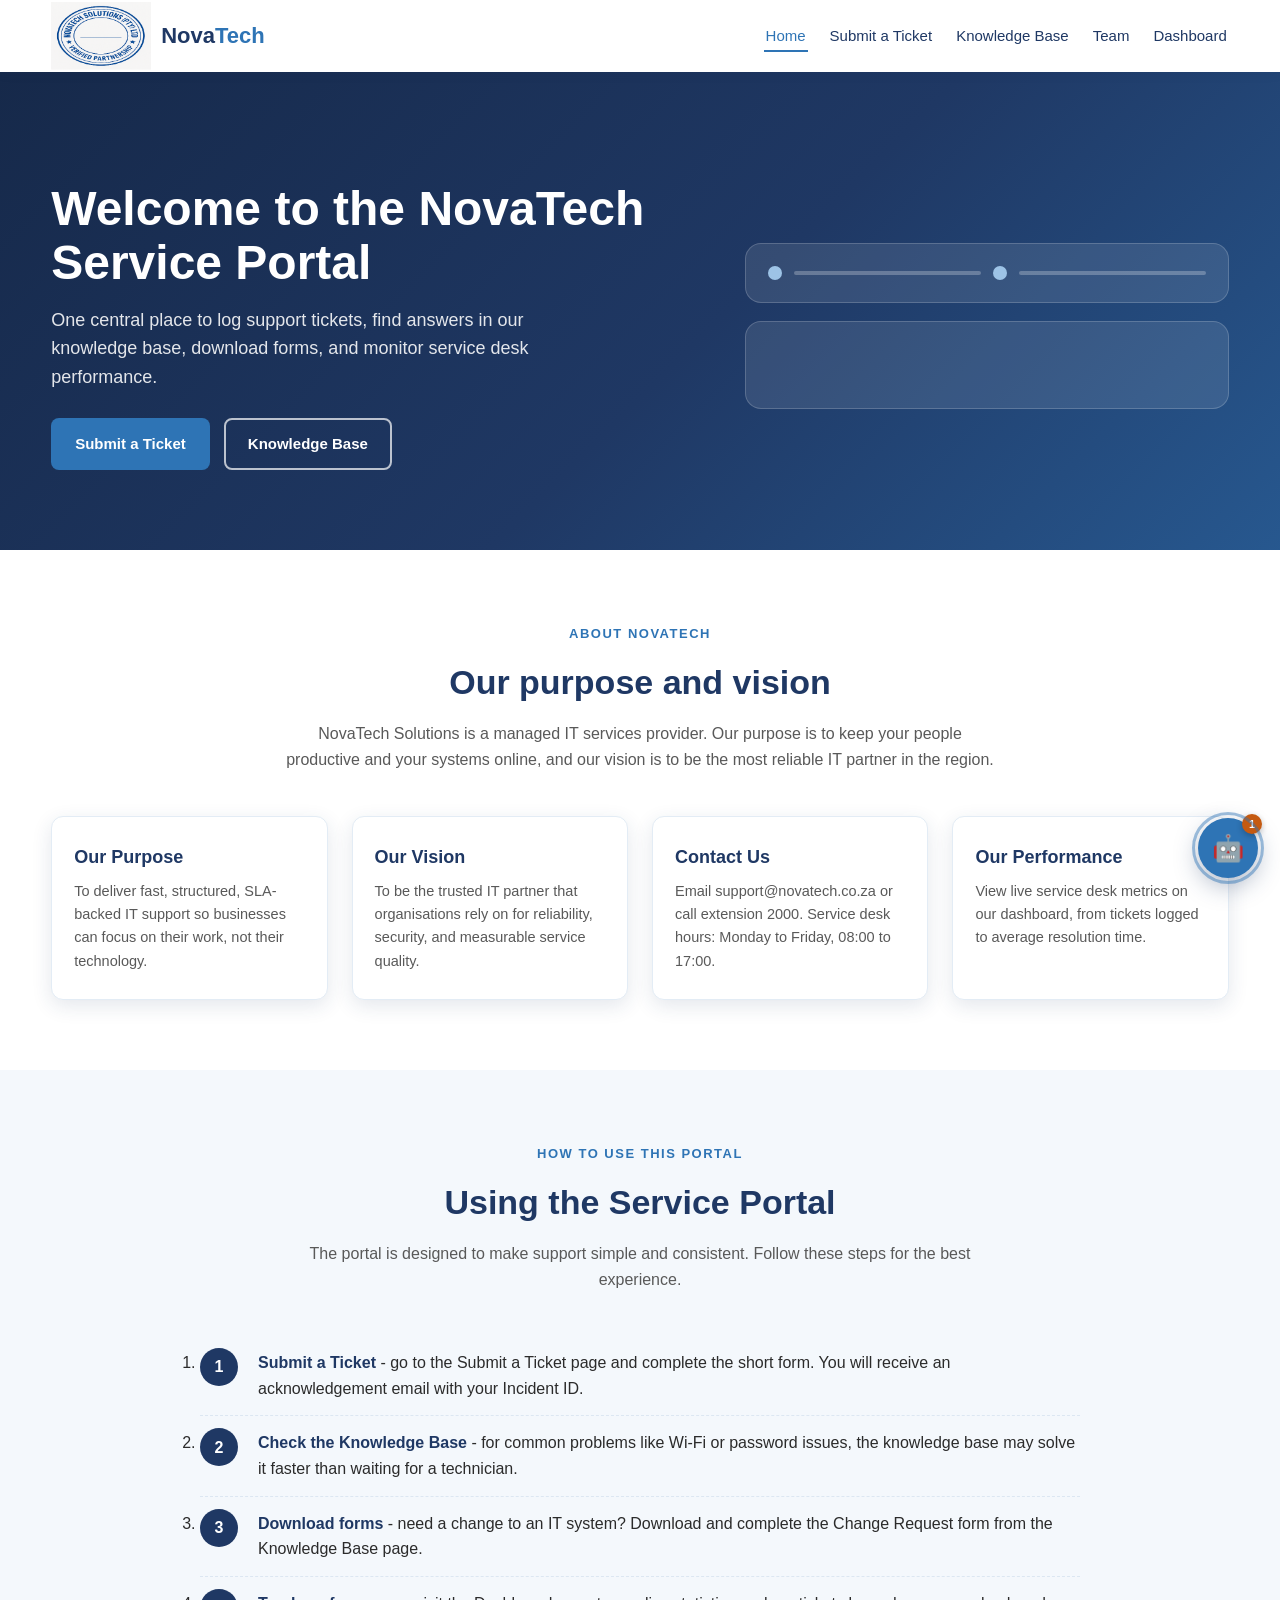
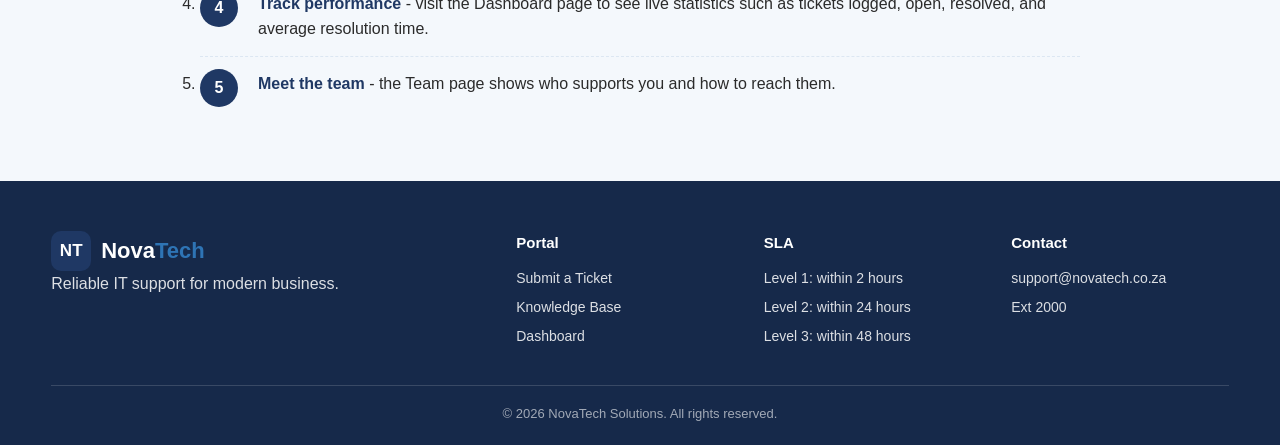
<file: index.html>
<!DOCTYPE html>
<html lang="en">
<head>
<meta charset="UTF-8">
<meta name="viewport" content="width=device-width, initial-scale=1.0">
<title>NovaTech Service Portal | Home</title>
<link rel="stylesheet" href="styles.css">
</head>
<body>
<header class="site-header">
  <div class="container header-inner">
    <a href="index.html" class="logo">
  <img
    src="images/novatech-logo.png"
    alt="NovaTech Logo"
    class="site-logo"
  >
  <span class="logo-text">
    Nova<span class="logo-accent">Tech</span>
  </span>
</a>
    <nav class="nav" id="nav">
      <ul class="nav-list">
        <li><a href="index.html" class="active">Home</a></li>
        <li><a href="submit-ticket.html">Submit a Ticket</a></li>
        <li><a href="knowledge-base.html">Knowledge Base</a></li>
        <li><a href="team.html">Team</a></li>
        <li><a href="dashboard.html">Dashboard</a></li>
      </ul>
    </nav>
    <button class="nav-toggle" id="navToggle" aria-label="Toggle navigation"><span></span><span></span><span></span></button>
  </div>
</header>

<section class="hero">
  <div class="container hero-inner">
    <div>
      <h1>Welcome to the NovaTech Service Portal</h1>
      <p>One central place to log support tickets, find answers in our knowledge base, download forms, and monitor service desk performance.</p>
      <div class="hero-actions">
        <a href="submit-ticket.html" class="btn btn-primary">Submit a Ticket</a>
        <a href="knowledge-base.html" class="btn btn-outline">Knowledge Base</a>
      </div>
    </div>
    <div class="hero-visual" aria-hidden="true">
      <div class="visual-card"><span class="vc-dot"></span><span class="vc-line"></span><span class="vc-dot"></span><span class="vc-line"></span></div>
      <div class="visual-card"><div class="vc-row"><span class="vc-chip"></span><span class="vc-chip"></span></div><div class="vc-row"><span class="vc-chip"></span><span class="vc-chip"></span></div></div>
    </div>
  </div>
</section>

<section class="section">
  <div class="container">
    <div class="section-head">
      <span class="section-tag">About NovaTech</span>
      <h2>Our purpose and vision</h2>
      <p>NovaTech Solutions is a managed IT services provider. Our purpose is to keep your people productive and your systems online, and our vision is to be the most reliable IT partner in the region.</p>
    </div>
    <div class="card-grid">
      <div class="card"><h3>Our Purpose</h3><p>To deliver fast, structured, SLA-backed IT support so businesses can focus on their work, not their technology.</p></div>
      <div class="card"><h3>Our Vision</h3><p>To be the trusted IT partner that organisations rely on for reliability, security, and measurable service quality.</p></div>
      <div class="card"><h3>Contact Us</h3><p>Email support@novatech.co.za or call extension 2000. Service desk hours: Monday to Friday, 08:00 to 17:00.</p></div>
      <div class="card"><h3>Our Performance</h3><p>View live service desk metrics on our dashboard, from tickets logged to average resolution time.</p></div>
    </div>
  </div>
</section>

<section class="section section-alt">
  <div class="container narrow">
    <div class="section-head">
      <span class="section-tag">How to use this portal</span>
      <h2>Using the Service Portal</h2>
      <p>The portal is designed to make support simple and consistent. Follow these steps for the best experience.</p>
    </div>
    <ol class="steps-list">
      <li><strong>Submit a Ticket</strong> - go to the Submit a Ticket page and complete the short form. You will receive an acknowledgement email with your Incident ID.</li>
      <li><strong>Check the Knowledge Base</strong> - for common problems like Wi-Fi or password issues, the knowledge base may solve it faster than waiting for a technician.</li>
      <li><strong>Download forms</strong> - need a change to an IT system? Download and complete the Change Request form from the Knowledge Base page.</li>
      <li><strong>Track performance</strong> - visit the Dashboard page to see live statistics such as tickets logged, open, resolved, and average resolution time.</li>
      <li><strong>Meet the team</strong> - the Team page shows who supports you and how to reach them.</li>
    </ol>
  </div>
</section>

<footer class="site-footer">
  <div class="container footer-grid">
    <div>
      <a href="index.html" class="logo"><span class="logo-mark">NT</span><span class="logo-text">Nova<span class="logo-accent">Tech</span></span></a>
      <p>Reliable IT support for modern business.</p>
    </div>
    <div><h4>Portal</h4><ul>
      <li><a href="submit-ticket.html">Submit a Ticket</a></li>
      <li><a href="knowledge-base.html">Knowledge Base</a></li>
      <li><a href="dashboard.html">Dashboard</a></li></ul></div>
    <div><h4>SLA</h4><ul>
      <li>Level 1: within 2 hours</li>
      <li>Level 2: within 24 hours</li>
      <li>Level 3: within 48 hours</li></ul></div>
    <div><h4>Contact</h4><ul>
      <li>support@novatech.co.za</li>
      <li>Ext 2000</li></ul></div>
  </div>
  <div class="container footer-bottom"><p>&copy; 2026 NovaTech Solutions. All rights reserved.</p></div>
</footer>
<script src="script.js"></script>
</body>
</html>
</file>
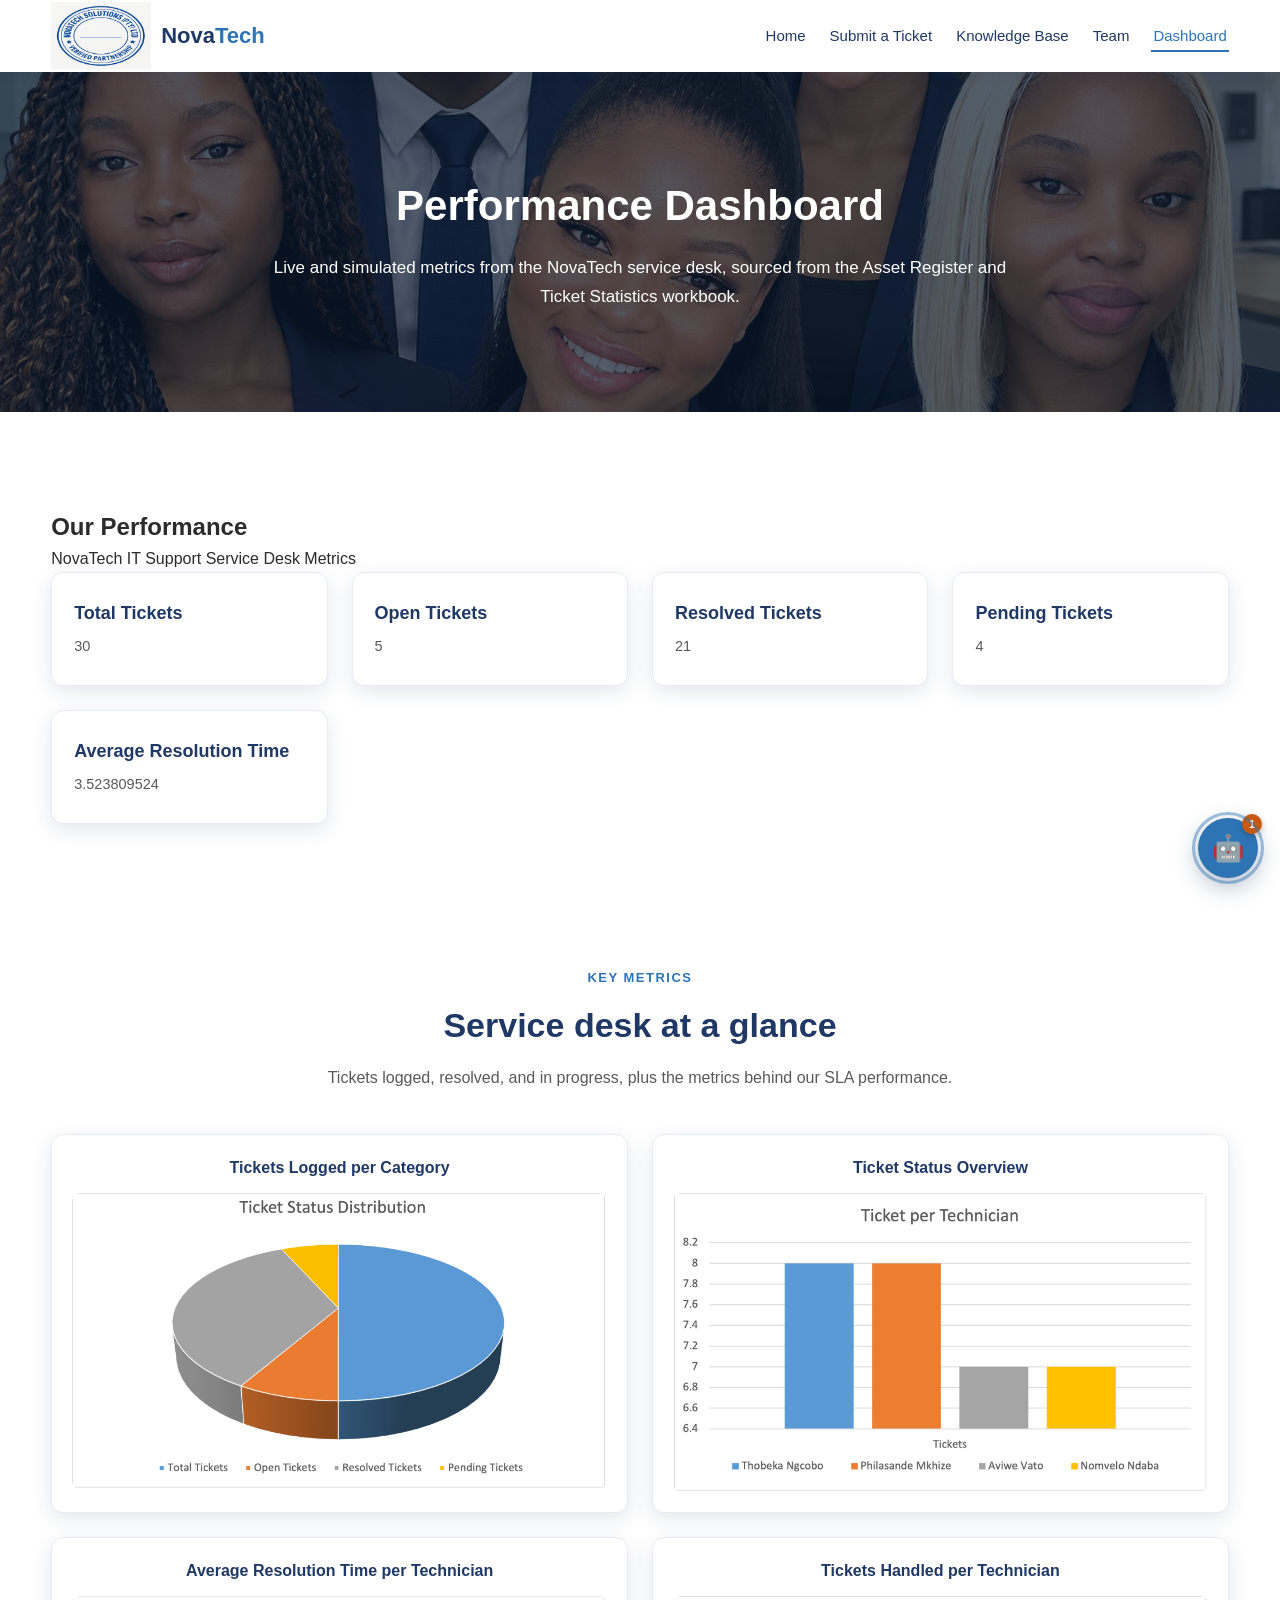
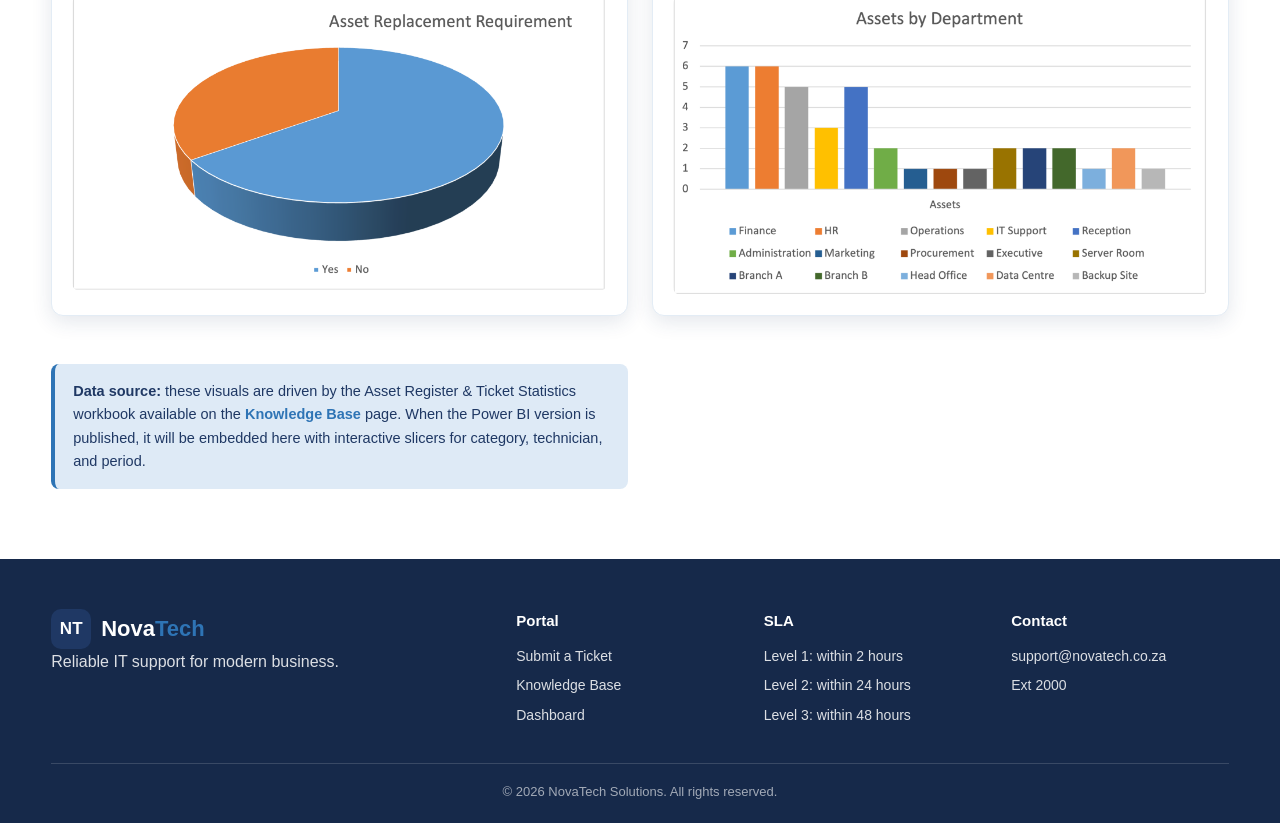
<file: dashboard.html>
<!DOCTYPE html>
<html lang="en">

<head>
  <meta charset="UTF-8">
  <meta name="viewport" content="width=device-width, initial-scale=1.0">
  <title>NovaTech Service Portal | Dashboard</title>
  <link rel="stylesheet" href="styles.css">
</head>

<body>
  <header class="site-header">
    <div class="container header-inner">
      <a href="index.html" class="logo">
  <img
    src="images/novatech-logo.png"
    alt="NovaTech Logo"
    class="site-logo"
  >
  <span class="logo-text">
    Nova<span class="logo-accent">Tech</span>
  </span>
</a>
      <nav class="nav" id="nav">
        <ul class="nav-list">
          <li><a href="index.html">Home</a></li>
          <li><a href="submit-ticket.html">Submit a Ticket</a></li>
          <li><a href="knowledge-base.html">Knowledge Base</a></li>
          <li><a href="team.html">Team</a></li>
          <li><a href="dashboard.html" class="active">Dashboard</a></li>
        </ul>
      </nav>
      <button class="nav-toggle" id="navToggle"
        aria-label="Toggle navigation"><span></span><span></span><span></span></button>
    </div>
  </header>

  <section class="page-head">
    <div class="container">
      <h1>Performance Dashboard</h1>
      <p>Live and simulated metrics from the NovaTech service desk, sourced from the Asset Register and Ticket
        Statistics workbook.</p>
    </div>
  </section>
<br>

<section class="section">
  <div class="container">
    <h2>Our Performance</h2>
    <p>NovaTech IT Support Service Desk Metrics</p>

    <div class="card-grid">
      <div class="card"><h3>Total Tickets</h3><p>30</p></div>
      <div class="card"><h3>Open Tickets</h3><p>5</p></div>
      <div class="card"><h3>Resolved Tickets</h3><p>21</p></div>
      <div class="card"><h3>Pending Tickets</h3><p>4</p></div>
      <div class="card"><h3>Average Resolution Time</h3><p>3.523809524</p></div>
    </div>


  </div>
</section>

  <section class="section">
    <div class="container">
      <div class="section-head">
        <span class="section-tag">Key metrics</span>
        <h2>Service desk at a glance</h2>
        <p>Tickets logged, resolved, and in progress, plus the metrics behind our SLA performance.</p>
      </div>
      <div class="dash-grid">
        <div class="dash-card">
          <h3>Tickets Logged per Category</h3><img src="./images/Picture1.png"
            alt="Bar chart of tickets logged per category">
        </div>
        <div class="dash-card">
          <h3>Ticket Status Overview</h3><img src="./images/Picture2.png" alt="Bar chart of ticket statuses">
        </div>
        <div class="dash-card">
          <h3>Average Resolution Time per Technician</h3><img src="./images/Picture3.png"
            alt="Bar chart of average resolution time per technician">
        </div>
        <div class="dash-card">
          <h3>Tickets Handled per Technician</h3><img src="./images/Picture4.png"
            alt="Bar chart of tickets handled per technician">
        </div>
        <div class="info-note dash-note">
          <strong>Data source:</strong> these visuals are driven by the Asset Register &amp; Ticket Statistics workbook
          available on the
          <a href="knowledge-base.html" style="color:var(--blue); font-weight:600;">Knowledge Base</a> page.
          When the Power BI version is published, it will be embedded here with interactive slicers for category,
          technician, and period.
        </div>
      </div>
  </section>

  <footer class="site-footer">
    <div class="container footer-grid">
      <div>
        <a href="index.html" class="logo"><span class="logo-mark">NT</span><span class="logo-text">Nova<span
              class="logo-accent">Tech</span></span></a>
        <p>Reliable IT support for modern business.</p>
      </div>
      <div>
        <h4>Portal</h4>
        <ul>
          <li><a href="submit-ticket.html">Submit a Ticket</a></li>
          <li><a href="knowledge-base.html">Knowledge Base</a></li>
          <li><a href="dashboard.html">Dashboard</a></li>
        </ul>
      </div>
      <div>
        <h4>SLA</h4>
        <ul>
          <li>Level 1: within 2 hours</li>
          <li>Level 2: within 24 hours</li>
          <li>Level 3: within 48 hours</li>
        </ul>
      </div>
      <div>
        <h4>Contact</h4>
        <ul>
          <li>support@novatech.co.za</li>
          <li>Ext 2000</li>
        </ul>
      </div>
    </div>
    <div class="container footer-bottom">
      <p>&copy; 2026 NovaTech Solutions. All rights reserved.</p>
    </div>
  </footer>
  <script src="script.js"></script>
</body>

</html>
</file>
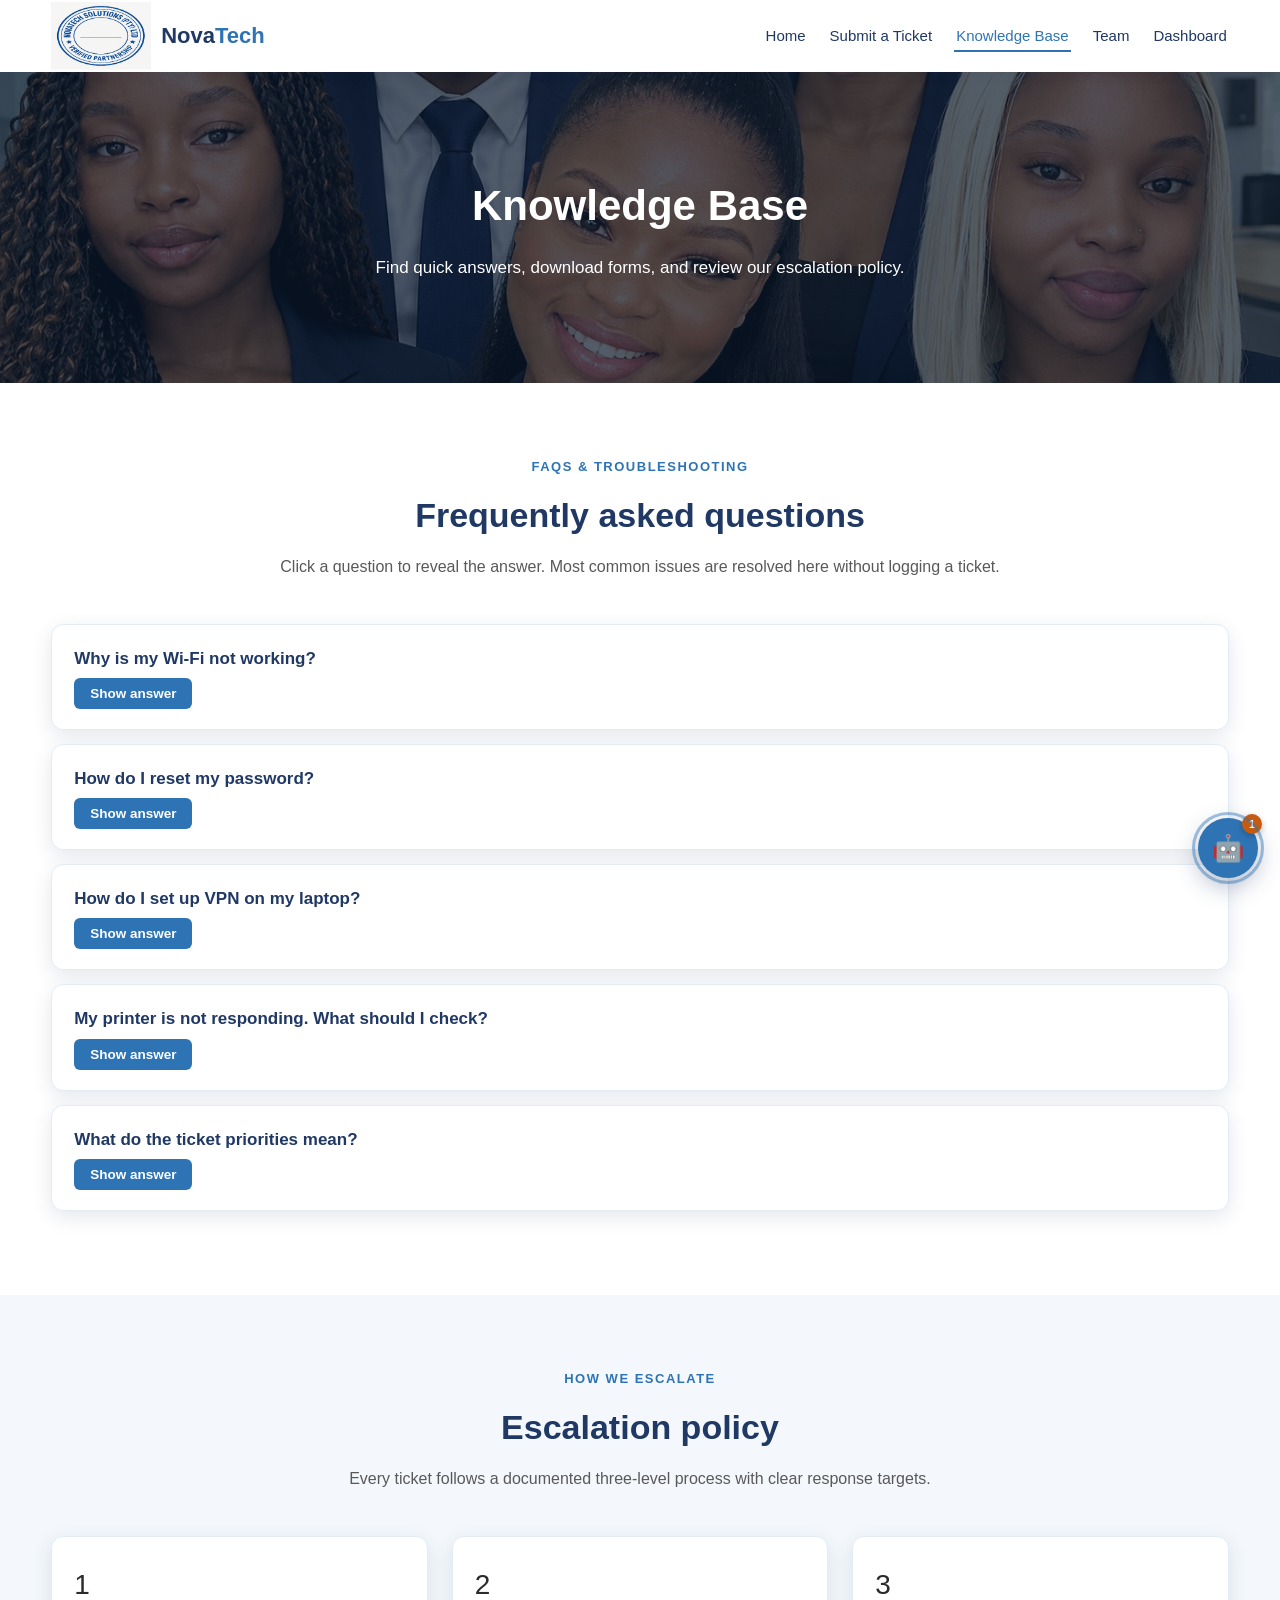
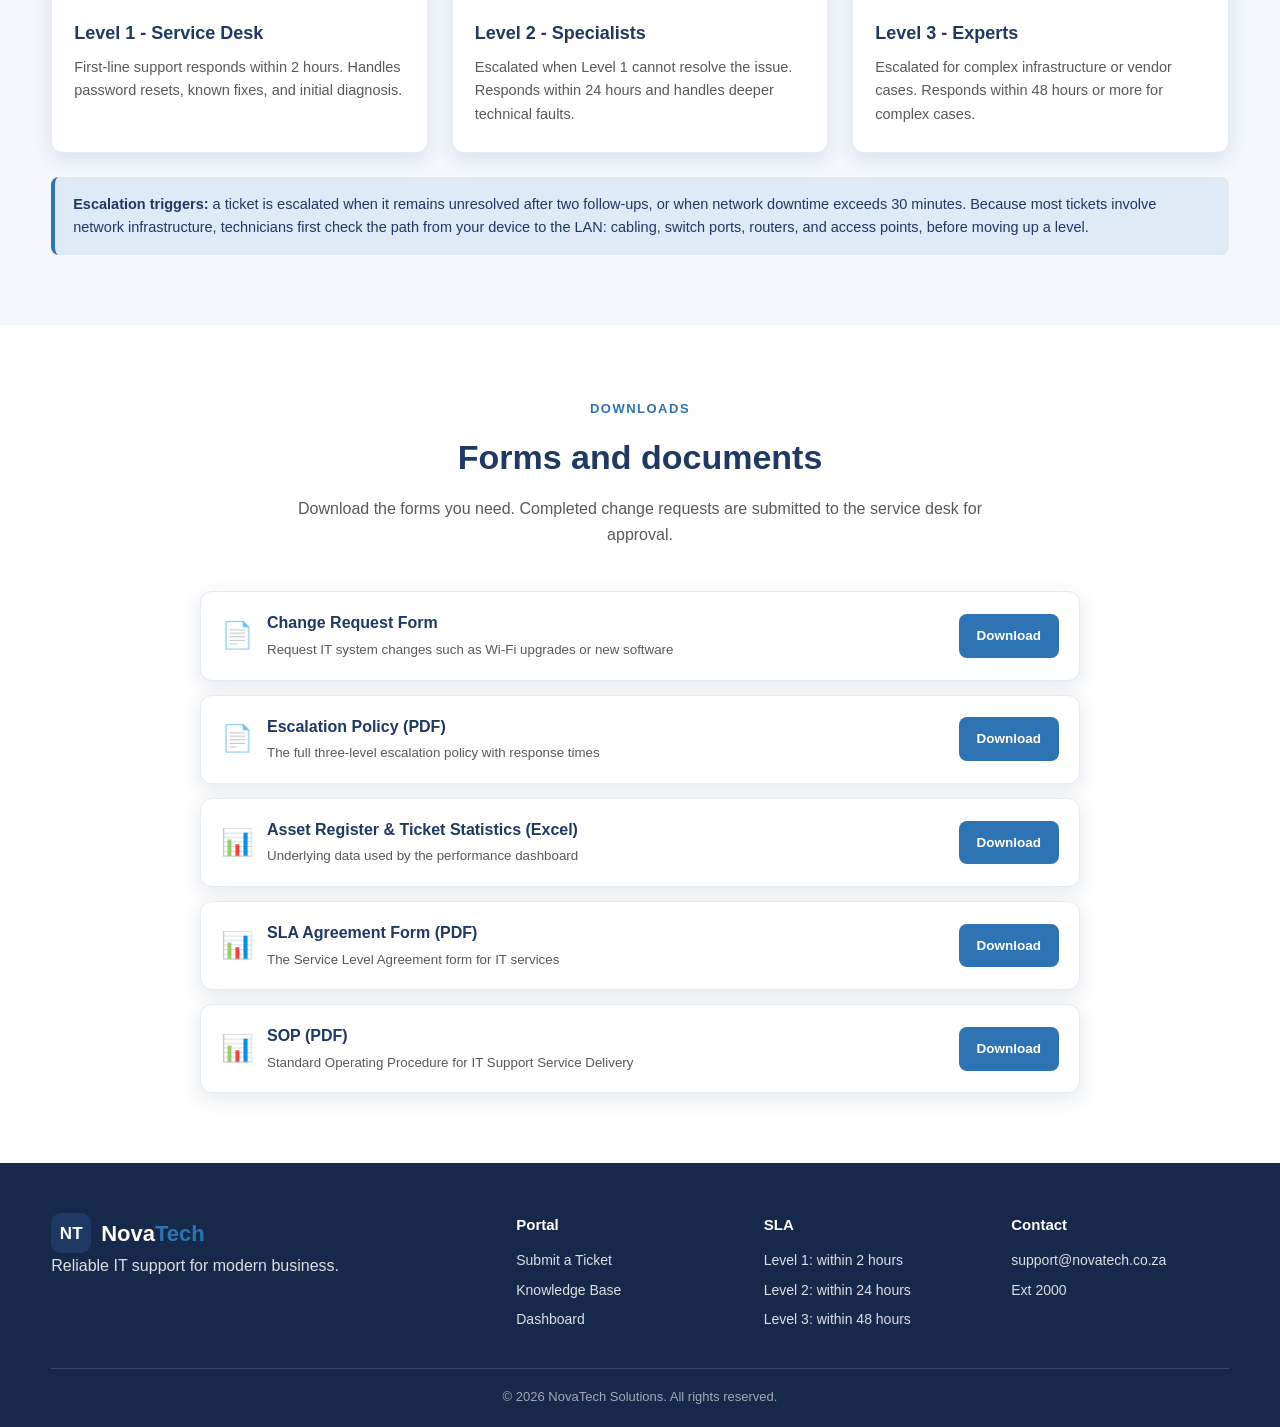
<file: knowledge-base.html>
<!DOCTYPE html>
<html lang="en">
<head>
<meta charset="UTF-8">
<meta name="viewport" content="width=device-width, initial-scale=1.0">
<title>NovaTech Service Portal | Knowledge Base</title>
<link rel="stylesheet" href="styles.css">
</head>
<body>
<header class="site-header">
  <div class="container header-inner">
    <a href="index.html" class="logo">
  <img
    src="images/novatech-logo.png"
    alt="NovaTech Logo"
    class="site-logo"
  >
  <span class="logo-text">
    Nova<span class="logo-accent">Tech</span>
  </span>
</a>
    <nav class="nav" id="nav">
      <ul class="nav-list">
        <li><a href="index.html">Home</a></li>
        <li><a href="submit-ticket.html">Submit a Ticket</a></li>
        <li><a href="knowledge-base.html" class="active">Knowledge Base</a></li>
        <li><a href="team.html">Team</a></li>
        <li><a href="dashboard.html">Dashboard</a></li>
      </ul>
    </nav>
    <button class="nav-toggle" id="navToggle" aria-label="Toggle navigation"><span></span><span></span><span></span></button>
  </div>
</header>

<section class="page-head">
  <div class="container">
    <h1>Knowledge Base</h1>
    <p>Find quick answers, download forms, and review our escalation policy.</p>
  </div>
</section>

<section class="section">
  <div class="container">
    <div class="section-head">
      <span class="section-tag">FAQs &amp; Troubleshooting</span>
      <h2>Frequently asked questions</h2>
      <p>Click a question to reveal the answer. Most common issues are resolved here without logging a ticket.</p>
    </div>

    <div class="kb-item">
      <h3>Why is my Wi-Fi not working?</h3>
      <button class="kb-toggle">Show answer</button>
      <div class="kb-answer">
        <p>Work through these steps in order:</p>
        <p>1. Confirm Wi-Fi is switched on and Airplane mode is off.<br>
        2. Restart your laptop and the nearest Wi-Fi access point.<br>
        3. Forget the network and reconnect to "NovaTech-Corp".<br>
        4. Check whether colleagues nearby have the same problem. If the whole area is offline, the fault is likely a switch or access point, not your device.<br>
        5. Still offline after these steps? Log a ticket under category "Network" and mention your building and floor. If downtime exceeds 30 minutes, the ticket is escalated immediately.</p>
      </div>
    </div>

    <div class="kb-item">
      <h3>How do I reset my password?</h3>
      <button class="kb-toggle">Show answer</button>
      <div class="kb-answer">
        <p>Open the NovaTech portal, select "Forgot password", enter your employee ID, and follow the link sent to your registered email. If the link does not arrive within 10 minutes, log a ticket under "Access &amp; Accounts".</p>
      </div>
    </div>

    <div class="kb-item">
      <h3>How do I set up VPN on my laptop?</h3>
      <button class="kb-toggle">Show answer</button>
      <div class="kb-answer">
        <p>Install the NovaTech VPN client from the software portal, sign in with your NovaTech credentials, and select the office region. Keep the client updated; older versions are the most common cause of failed connections.</p>
      </div>
    </div>

    <div class="kb-item">
      <h3>My printer is not responding. What should I check?</h3>
      <button class="kb-toggle">Show answer</button>
      <div class="kb-answer">
        <p>Confirm the printer is powered on and connected to the network, check for paper jams, and restart the print spooler on your PC (services.msc, restart "Print Spooler"). If other users cannot print either, log a ticket under "Hardware".</p>
      </div>
    </div>

    <div class="kb-item">
      <h3>What do the ticket priorities mean?</h3>
      <button class="kb-toggle">Show answer</button>
      <div class="kb-answer">
        <p><strong>Low</strong> - minor inconvenience, no work blocked (e.g. single monitor flickering).<br>
        <strong>Medium</strong> - some work impact but you can continue (e.g. software crashing on save).<br>
        <strong>High</strong> - work is stopped or multiple users are affected (e.g. office Wi-Fi down). High-priority tickets are escalated immediately.</p>
      </div>
    </div>
  </div>
</section>

<section class="section section-alt">
  <div class="container">
    <div class="section-head">
      <span class="section-tag">How we escalate</span>
      <h2>Escalation policy</h2>
      <p>Every ticket follows a documented three-level process with clear response targets.</p>
    </div>
    <div class="card-grid">
      <div class="card"><div class="card-icon">1</div><h3>Level 1 - Service Desk</h3><p>First-line support responds within 2 hours. Handles password resets, known fixes, and initial diagnosis.</p></div>
      <div class="card"><div class="card-icon">2</div><h3>Level 2 - Specialists</h3><p>Escalated when Level 1 cannot resolve the issue. Responds within 24 hours and handles deeper technical faults.</p></div>
      <div class="card"><div class="card-icon">3</div><h3>Level 3 - Experts</h3><p>Escalated for complex infrastructure or vendor cases. Responds within 48 hours or more for complex cases.</p></div>
    </div>
    <div class="info-note" style="margin-top:24px;">
      <strong>Escalation triggers:</strong> a ticket is escalated when it remains unresolved after two follow-ups, or when network downtime exceeds 30 minutes.
      Because most tickets involve network infrastructure, technicians first check the path from your device to the LAN: cabling, switch ports, routers, and access points, before moving up a level.
    </div>
  </div>
</section>

<section class="section">
  <div class="container narrow">
    <div class="section-head">
      <span class="section-tag">Downloads</span>
      <h2>Forms and documents</h2>
      <p>Download the forms you need. Completed change requests are submitted to the service desk for approval.</p>
    </div>
    <div class="download-list">
      <div class="download-item">
        <span class="file-icon">&#128196;</span>
        <div><strong>Change Request Form</strong><small>Request IT system changes such as Wi-Fi upgrades or new software</small></div>
        <a class="btn btn-primary" href="downloads/NovaTech_Change_Request_Form.pdf" download>Download</a>
      </div>
      <div class="download-item">
        <span class="file-icon">&#128196;</span>
        <div><strong>Escalation Policy (PDF)</strong><small>The full three-level escalation policy with response times</small></div>
        <a class="btn btn-primary" href="downloads/NovaTech_Escalation_Policy.pdf" download>Download</a>
      </div>
      <div class="download-item">
        <span class="file-icon">&#128202;</span>
        <div><strong>Asset Register &amp; Ticket Statistics (Excel)</strong><small>Underlying data used by the performance dashboard</small></div>
        <a class="btn btn-primary" href="downloads/NovaTech Asset Register and Performance Data.xlsx" download>Download</a>
      </div>
      <div class="download-item">
        <span class="file-icon">&#128202;</span>
        <div><strong>SLA Agreement Form (PDF)</strong><small>The Service Level Agreement form for IT services</small></div>
        <a class="btn btn-primary" href="downloads/NovaTech SLA Agreement Form-0.pdf" download>Download</a>
      </div>
      <div class="download-item">
        <span class="file-icon">&#128202;</span>
        <div><strong>SOP (PDF)</strong><small>Standard Operating Procedure for IT Support Service Delivery</small></div>
        <a class="btn btn-primary" href="downloads/STANDARD OPERATING PROCEDURE (SOP) IT SUPPORT SERVICE DELIVE.pdf" download>Download</a>
      </div>
    </div>
  </div>
</section>

<footer class="site-footer">
  <div class="container footer-grid">
    <div>
      <a href="index.html" class="logo"><span class="logo-mark">NT</span><span class="logo-text">Nova<span class="logo-accent">Tech</span></span></a>
      <p>Reliable IT support for modern business.</p>
    </div>
    <div><h4>Portal</h4><ul>
      <li><a href="submit-ticket.html">Submit a Ticket</a></li>
      <li><a href="knowledge-base.html">Knowledge Base</a></li>
      <li><a href="dashboard.html">Dashboard</a></li></ul></div>
    <div><h4>SLA</h4><ul>
      <li>Level 1: within 2 hours</li>
      <li>Level 2: within 24 hours</li>
      <li>Level 3: within 48 hours</li></ul></div>
    <div><h4>Contact</h4><ul>
      <li>support@novatech.co.za</li>
      <li>Ext 2000</li></ul></div>
  </div>
  <div class="container footer-bottom"><p>&copy; 2026 NovaTech Solutions. All rights reserved.</p></div>
</footer>
<script src="script.js"></script>
</body>
</html>
</file>
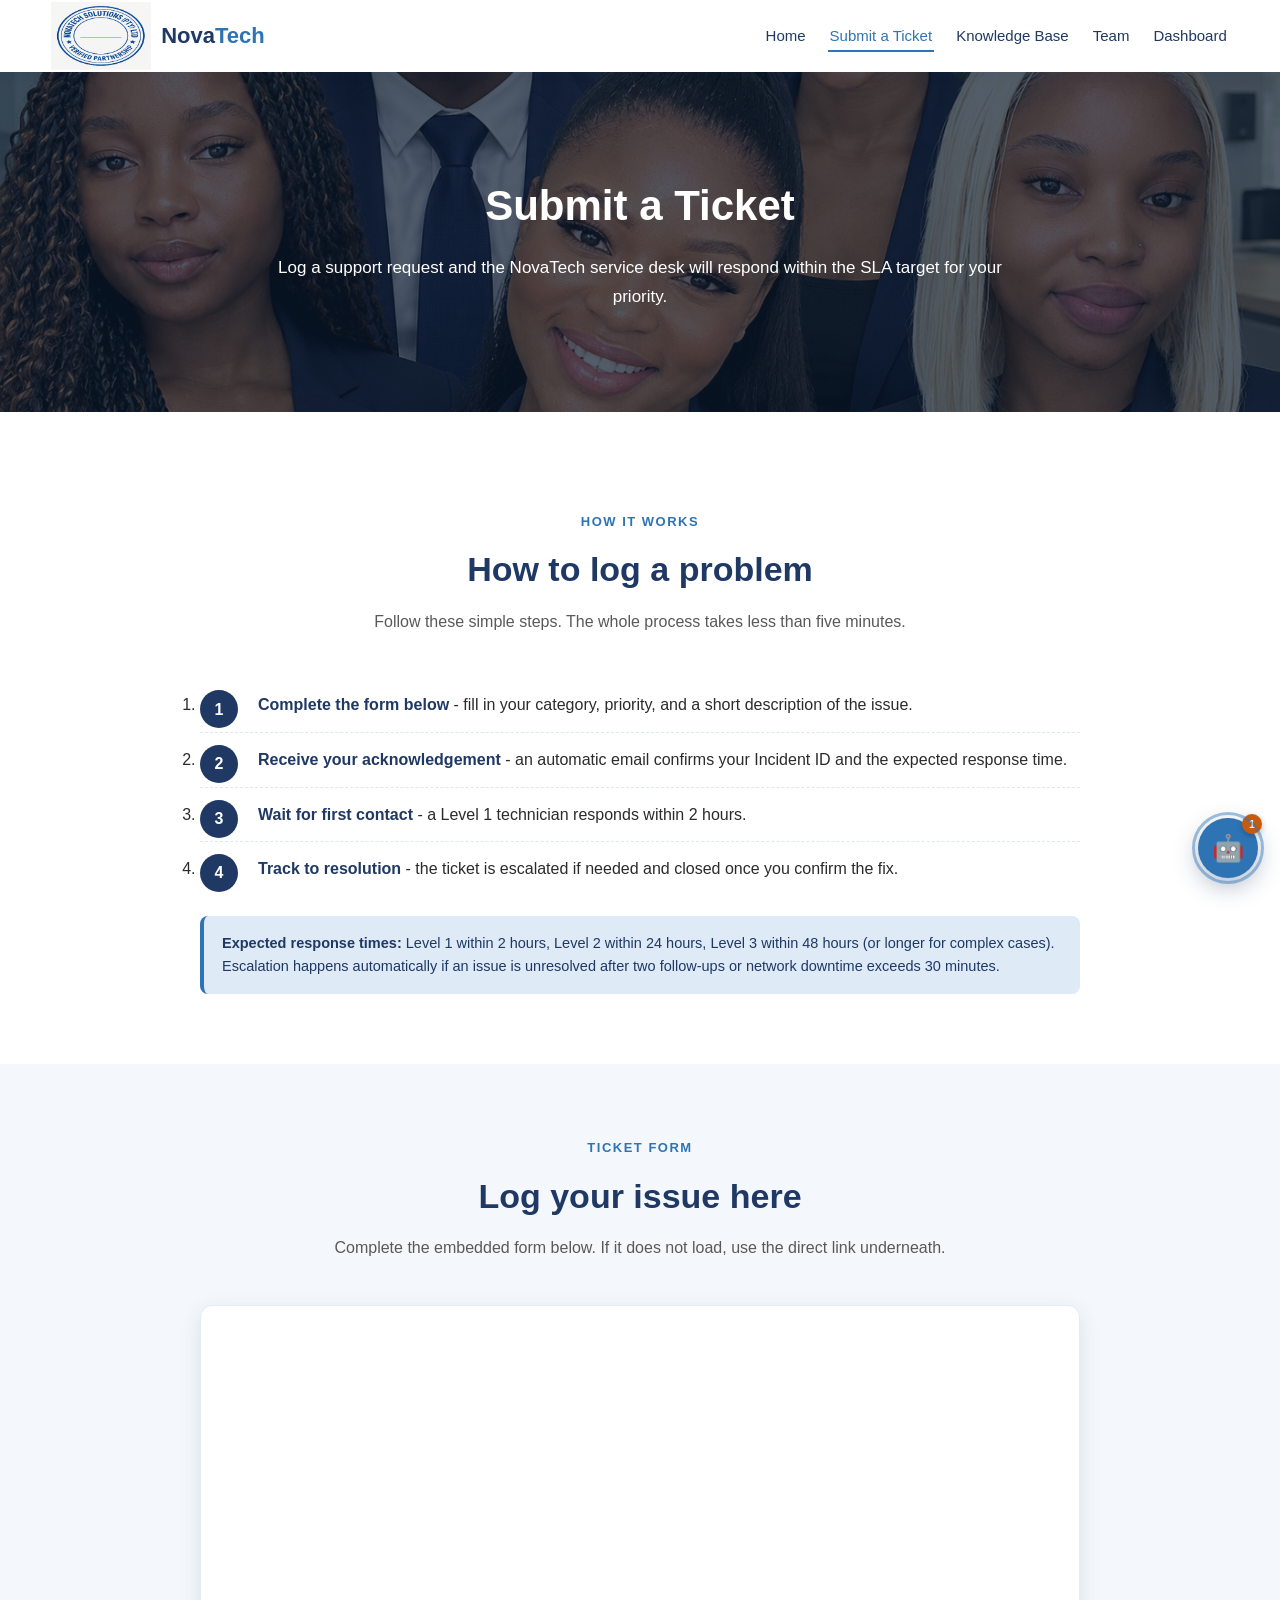
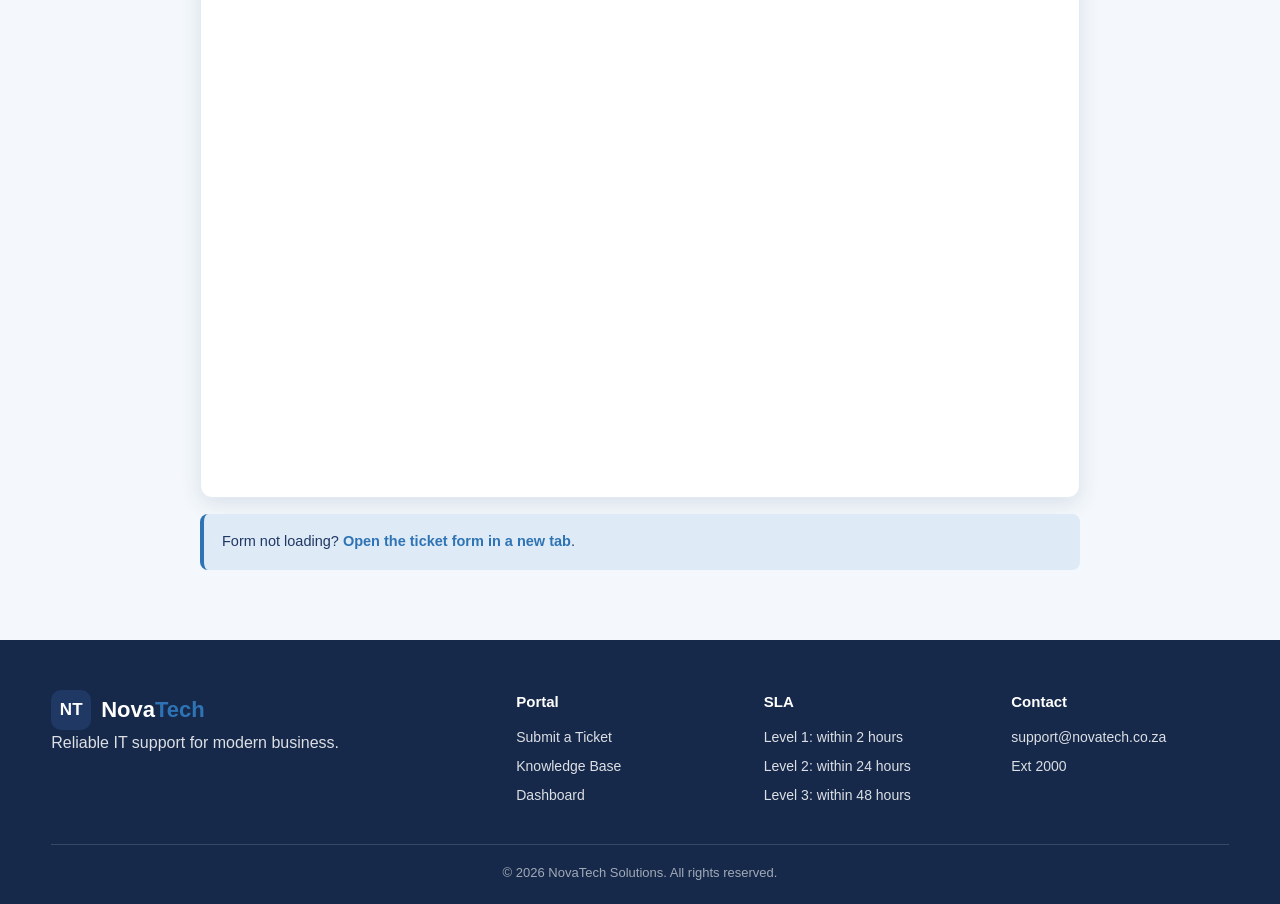
<file: submit-ticket.html>
<!DOCTYPE html>
<html lang="en">
<head>
<meta charset="UTF-8">
<meta name="viewport" content="width=device-width, initial-scale=1.0">
<title>NovaTech Service Portal | Submit a Ticket</title>
<link rel="stylesheet" href="styles.css">
</head>
<body>
<header class="site-header">
  <div class="container header-inner">
    <a href="index.html" class="logo">
  <img
    src="images/novatech-logo.png"
    alt="NovaTech Logo"
    class="site-logo"
  >
  <span class="logo-text">
    Nova<span class="logo-accent">Tech</span>
  </span>
</a>
    <nav class="nav" id="nav">
      <ul class="nav-list">
        <li><a href="index.html">Home</a></li>
        <li><a href="submit-ticket.html" class="active">Submit a Ticket</a></li>
        <li><a href="knowledge-base.html">Knowledge Base</a></li>
        <li><a href="team.html">Team</a></li>
        <li><a href="dashboard.html">Dashboard</a></li>
      </ul>
    </nav>
    <button class="nav-toggle" id="navToggle" aria-label="Toggle navigation"><span></span><span></span><span></span></button>
  </div>
</header>

<section class="page-head">
  <div class="container">
    <h1>Submit a Ticket</h1>
    <p>Log a support request and the NovaTech service desk will respond within the SLA target for your priority.</p>
  </div>
</section>
<br>

<section class="section">
  <div class="container narrow">
    <div class="section-head">
      <span class="section-tag">How it works</span>
      <h2>How to log a problem</h2>
      <p>Follow these simple steps. The whole process takes less than five minutes.</p>
    </div>
    <ol class="steps-list">
      <li><strong>Complete the form below</strong> - fill in your category, priority, and a short description of the issue.</li>
      <li><strong>Receive your acknowledgement</strong> - an automatic email confirms your Incident ID and the expected response time.</li>
      <li><strong>Wait for first contact</strong> - a Level 1 technician responds within 2 hours.</li>
      <li><strong>Track to resolution</strong> - the ticket is escalated if needed and closed once you confirm the fix.</li>
    </ol>
    <div class="info-note">
      <strong>Expected response times:</strong> Level 1 within 2 hours, Level 2 within 24 hours, Level 3 within 48 hours (or longer for complex cases).
      Escalation happens automatically if an issue is unresolved after two follow-ups or network downtime exceeds 30 minutes.
    </div>
  </div>
</section>

<section class="section section-alt">
  <div class="container narrow">
    <div class="section-head">
      <span class="section-tag">Ticket form</span>
      <h2>Log your issue here</h2>
      <p>Complete the embedded form below. If it does not load, use the direct link underneath.</p>
    </div>
    <div class="form-card">
      <iframe src="https://forms.cloud.microsoft/Pages/ResponsePage.aspx?id=RI8M4Wn0j0S8DdeBKI_wG4v5j_FAXw9Fh1rn5cOFQYpUM0tIUDVIMUMxOTY5SDlINEdMVFdQWUNHQi4u" width="100%" height="720" style="border:none; border-radius:8px;" title="NovaTech Ticket Logging Form" loading="lazy"></iframe>
    </div>
    <div class="info-note" style="margin-top:16px;">
      Form not loading? <a href="https://forms.cloud.microsoft/r/H9vbSzaUaW?origin=lprLink" target="_blank" rel="noopener" style="color:var(--blue); font-weight:600;">Open the ticket form in a new tab</a>.
    </div>
  </div>
</section>

<footer class="site-footer">
  <div class="container footer-grid">
    <div>
      <a href="index.html" class="logo"><span class="logo-mark">NT</span><span class="logo-text">Nova<span class="logo-accent">Tech</span></span></a>
      <p>Reliable IT support for modern business.</p>
    </div>
    <div><h4>Portal</h4><ul>
      <li><a href="submit-ticket.html">Submit a Ticket</a></li>
      <li><a href="knowledge-base.html">Knowledge Base</a></li>
      <li><a href="dashboard.html">Dashboard</a></li></ul></div>
    <div><h4>SLA</h4><ul>
      <li>Level 1: within 2 hours</li>
      <li>Level 2: within 24 hours</li>
      <li>Level 3: within 48 hours</li></ul></div>
    <div><h4>Contact</h4><ul>
      <li>support@novatech.co.za</li>
      <li>Ext 2000</li></ul></div>
  </div>
  <div class="container footer-bottom"><p>&copy; 2026 NovaTech Solutions. All rights reserved.</p></div>
</footer>
<script src="script.js"></script>
</body>
</html>
</file>
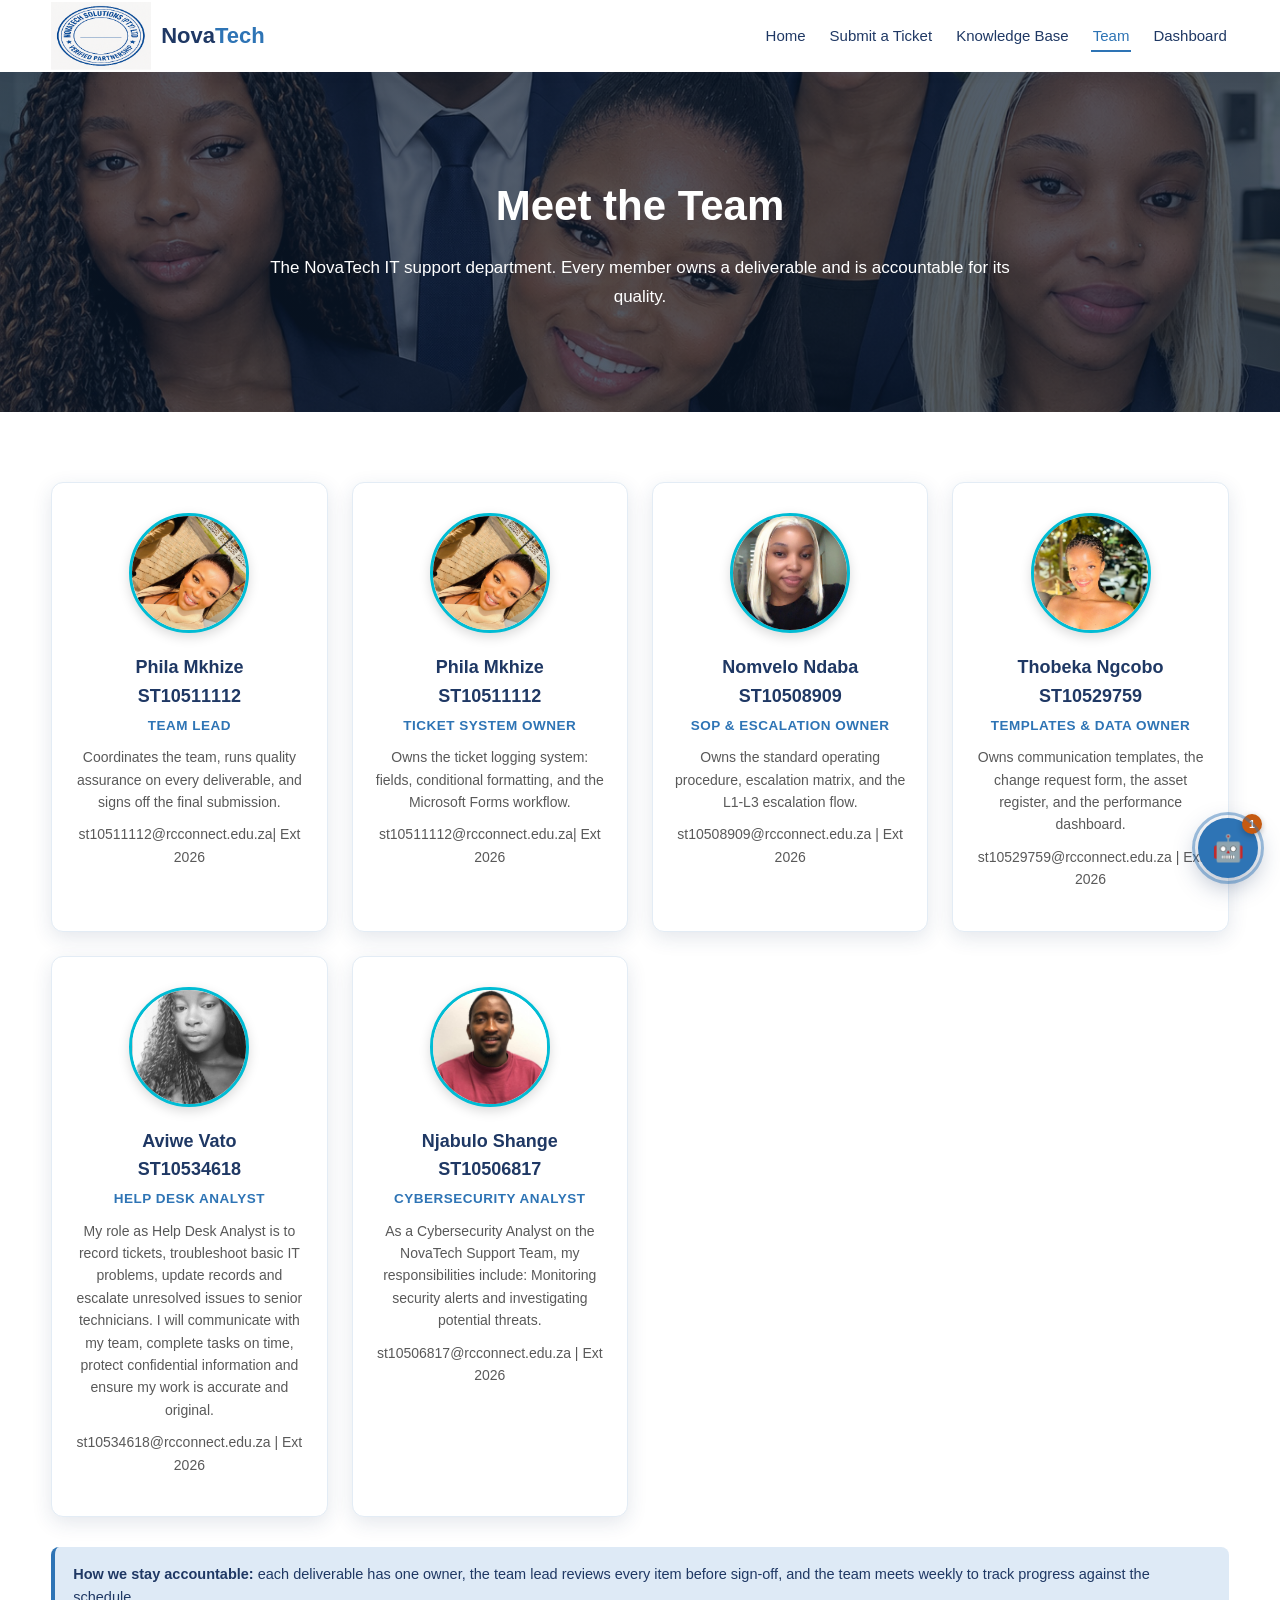
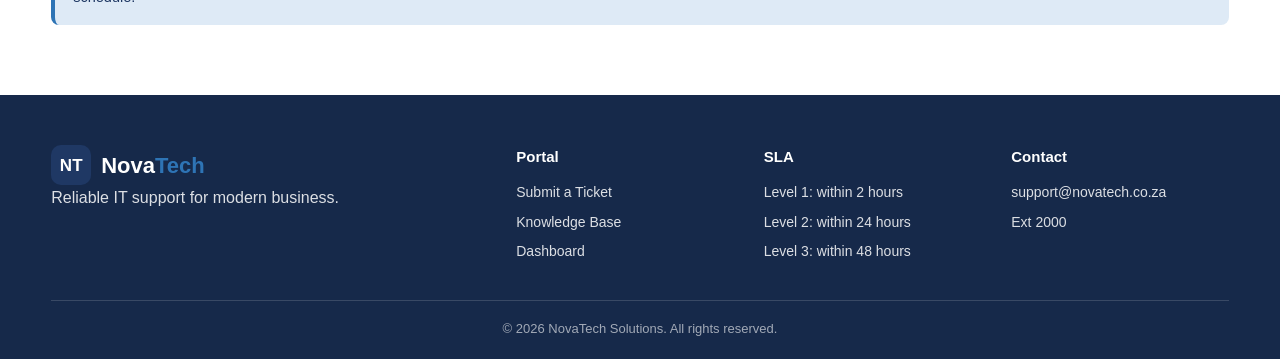
<file: team.html>
<!DOCTYPE html>
<html lang="en">

<head>
  <meta charset="UTF-8">
  <meta name="viewport" content="width=device-width, initial-scale=1.0">
  <title>NovaTech Service Portal | Team</title>
  <link rel="stylesheet" href="styles.css">
</head>

<body>
  <header class="site-header">
    <div class="container header-inner">
      <a href="index.html" class="logo">
        <img src="images/novatech-logo.png" alt="NovaTech Logo" class="site-logo">
        <span class="logo-text">
          Nova<span class="logo-accent">Tech</span>
        </span>
      </a>

      <nav class="nav" id="nav">
        <ul class="nav-list">
          <li><a href="index.html">Home</a></li>
          <li><a href="submit-ticket.html">Submit a Ticket</a></li>
          <li><a href="knowledge-base.html">Knowledge Base</a></li>
          <li><a href="team.html" class="active">Team</a></li>
          <li><a href="dashboard.html">Dashboard</a></li>
        </ul>
      </nav>
      <button class="nav-toggle" id="navToggle"
        aria-label="Toggle navigation"><span></span><span></span><span></span></button>
    </div>
  </header>

  <section class="page-head">
    <div class="container">
      <h1>Meet the Team</h1>
      <p>The NovaTech IT support department. Every member owns a deliverable and is accountable for its quality.</p>
    </div>
  </section>

  <section class="section">
    <div class="container">
      <div class="team-grid">
        <div class="team-card">
          <img src="images/philasande.png" alt="Phila's profile picture" class="team-avatar">
          <h3>Phila Mkhize</h3>
          <h3>ST10511112</h3>
          <div class="team-role">Team Lead</div>
          <p>Coordinates the team, runs quality assurance on every deliverable, and signs off the final submission.
          </p>
          <p class="team-contact">st10511112@rcconnect.edu.za| Ext 2026</p>
        </div>
        <div class="team-card">
          <img src="images/philasande.png" alt="Phila's profile picture" class="team-avatar">
          <h3>Phila Mkhize</h3>
          <h3>ST10511112</h3>
          <div class="team-role">Ticket System Owner</div>
          <p>Owns the ticket logging system: fields, conditional formatting, and the Microsoft Forms workflow.</p>
          <p class="team-contact">st10511112@rcconnect.edu.za| Ext 2026</p>
        </div>
        <div class="team-card">
          <img src="images/mvelo.png" alt="Nomvelo's profile picture" class="team-avatar">
          <h3>Nomvelo Ndaba</h3>
          <h3>ST10508909</h3>
          <div class="team-role">SOP &amp; Escalation Owner</div>
          <p>Owns the standard operating procedure, escalation matrix, and the L1-L3 escalation flow.</p>
          <p class="team-contact">st10508909@rcconnect.edu.za | Ext 2026</p>
        </div>
        <div class="team-card">
          <img src="images/thobeka.png" alt="Thobeka's profile picture" class="team-avatar">
          <h3>Thobeka Ngcobo</h3>
          <h3>ST10529759</h3>
          <div class="team-role">Templates &amp; Data Owner</div>
          <p>Owns communication templates, the change request form, the asset register, and the performance dashboard.
          </p>
          <p class="team-contact">st10529759@rcconnect.edu.za | Ext 2026</p>
        </div>
        <div class="team-card">
          <img src="images/aviwe.png" alt="Aviwe's profile picture" class="team-avatar">
          <h3>Aviwe Vato</h3>
          <h3>ST10534618</h3>
          <div class="team-role">Help Desk Analyst</div>
          <p>My role as Help Desk Analyst is to record tickets, troubleshoot basic IT problems, update records and
            escalate unresolved issues to senior technicians.
            I will communicate with my team, complete tasks on time, protect confidential information and ensure my work
            is accurate and original.
          </p>
          <p class="team-contact">st10534618@rcconnect.edu.za | Ext 2026</p>
        </div>
        <div class="team-card">
          <img src="images/njabulo.png" alt="Njabulo's profile picture" class="team-avatar">
          <h3>Njabulo Shange</h3>
          <h3>ST10506817</h3>
          <div class="team-role">Cybersecurity Analyst</div>
          <p> As a Cybersecurity Analyst on the NovaTech Support Team, my responsibilities include:
            Monitoring security alerts and investigating potential threats.
          </p>
          <p class="team-contact">st10506817@rcconnect.edu.za | Ext 2026</p>
        </div>
      </div>
      <div class="info-note" style="margin-top:30px;">
        <strong>How we stay accountable:</strong> each deliverable has one owner, the team lead reviews every item
        before sign-off,
        and the team meets weekly to track progress against the schedule.
      </div>
    </div>
  </section>

  <footer class="site-footer">
    <div class="container footer-grid">
      <div>
        <a href="index.html" class="logo"><span class="logo-mark">NT</span><span class="logo-text">Nova<span
              class="logo-accent">Tech</span></span></a>
        <p>Reliable IT support for modern business.</p>
      </div>
      <div>
        <h4>Portal</h4>
        <ul>
          <li><a href="submit-ticket.html">Submit a Ticket</a></li>
          <li><a href="knowledge-base.html">Knowledge Base</a></li>
          <li><a href="dashboard.html">Dashboard</a></li>
        </ul>
      </div>
      <div>
        <h4>SLA</h4>
        <ul>
          <li>Level 1: within 2 hours</li>
          <li>Level 2: within 24 hours</li>
          <li>Level 3: within 48 hours</li>
        </ul>
      </div>
      <div>
        <h4>Contact</h4>
        <ul>
          <li>support@novatech.co.za</li>
          <li>Ext 2000</li>
        </ul>
      </div>
    </div>
    <div class="container footer-bottom">
      <p>&copy; 2026 NovaTech Solutions. All rights reserved.</p>
    </div>
  </footer>
  <script src="script.js"></script>
</body>

</html>
</file>
<file: styles.css>
/* ============ NOVATECH SERVICE PORTAL - STYLES ============ */
:root {
  --navy: #1F3864; --navy-dark: #16294a; --blue: #2E74B5; --blue-light: #DEEAF6;
  --teal: #2F7D7D; --orange: #C55A11; --grey: #595959; --text: #2b2b2b;
  --white: #ffffff; --shadow: 0 6px 20px rgba(31,56,100,0.12); --radius: 12px;
}
* { margin:0; padding:0; box-sizing:border-box; }
html { scroll-behavior:smooth; }
body { font-family:"Segoe UI","Inter",Arial,Helvetica,sans-serif; color:var(--text); line-height:1.6; background:var(--white); }
img { max-width:100%; display:block; }
a { text-decoration:none; color:inherit; }
ul { list-style:none; }
.container { width:min(1180px,92%); margin:0 auto; }
.container.narrow { width:min(880px,92%); }

/* NovaTech logo */
.site-logo {
  width: 100px;
  height: 100px;
  object-fit: contain;
  display: block;
}

/* Align logo image and brand name */
.logo {
  display: inline-flex;
  align-items: center;
  gap: 12px;
  text-decoration: none;
}

/* Optional: adjust logo on smaller screens */
@media (max-width: 600px) {
  .site-logo {
    width: 42px;
    height: 42px;
  }
}


.btn { display:inline-block; padding:12px 22px; border-radius:8px; font-weight:600; font-size:15px;
       border:2px solid transparent; cursor:pointer; transition:transform .15s, background .15s, color .15s, box-shadow .15s; }
.btn:hover { transform:translateY(-2px); }
.btn-primary { background:var(--blue); color:var(--white); }
.btn-primary:hover { background:var(--navy); box-shadow:var(--shadow); }
.btn-outline { background:transparent; color:var(--white); border-color:rgba(255,255,255,.7); }
.btn-outline:hover { background:var(--white); color:var(--navy); }

.site-header { position:sticky; top:0; background:rgba(255,255,255,.97); backdrop-filter:blur(6px);
               box-shadow:0 2px 10px rgba(31,56,100,.08); z-index:100; }
.header-inner { display:flex; align-items:center; gap:24px; height:72px; }
.logo { display:flex; align-items:center; gap:10px; }
.logo-mark { width:40px; height:40px; background:var(--navy); color:var(--white); border-radius:10px;
             display:grid; place-items:center; font-weight:800; font-size:17px; }
.logo-text { font-size:22px; font-weight:800; color:var(--navy); }
.logo-accent { color:var(--blue); }
.nav { margin-left:auto; }
.nav-list { display:flex; gap:20px; }
.nav-list a { font-size:15px; font-weight:500; color:var(--navy); padding:6px 2px; border-bottom:2px solid transparent; transition:.15s; }
.nav-list a:hover, .nav-list a.active { color:var(--blue); border-color:var(--blue); }
.nav-toggle { display:none; flex-direction:column; gap:5px; background:none; border:none; cursor:pointer; padding:6px; }
.nav-toggle span { width:26px; height:3px; background:var(--navy); border-radius:3px; }

.page-head { background:linear-gradient(135deg,var(--navy-dark),var(--navy) 60%,var(--blue) 140%);
             color:var(--white); padding:70px 0 40px; }
.page-head h1 { font-size:36px; margin-bottom:8px; }
.page-head p { font-size:17px; color:rgba(255,255,255,.85); max-width:640px; }

.section { padding:70px 0; }
.section-alt { background:#F4F8FC; }
.section-head { max-width:720px; margin:0 auto 44px; text-align:center; }
.section-tag { display:inline-block; color:var(--blue); font-weight:700; font-size:13px;
               text-transform:uppercase; letter-spacing:1.5px; margin-bottom:10px; }
.section-head h2 { font-size:34px; color:var(--navy); margin-bottom:12px; }
.section-head p { font-size:16px; color:var(--grey); }

.card-grid { display:grid; grid-template-columns:repeat(auto-fit,minmax(250px,1fr)); gap:24px; }
.card { background:var(--white); border:1px solid #e3ecf5; border-radius:var(--radius); padding:26px 22px; box-shadow:var(--shadow); transition:.2s; }
.card:hover { transform:translateY(-4px); box-shadow:0 12px 28px rgba(31,56,100,.16); }
.card-icon { font-size:28px; margin-bottom:12px; }
.card h3 { color:var(--navy); font-size:18px; margin-bottom:8px; }
.card p { color:var(--grey); font-size:14.5px; }

.hero { background:linear-gradient(135deg,var(--navy-dark),var(--navy) 55%,var(--blue) 140%); color:var(--white); padding:110px 0 80px; }
.hero-inner { display:grid; grid-template-columns:1.15fr .85fr; gap:40px; align-items:center; }
.hero h1 { font-size:48px; line-height:1.12; margin-bottom:16px; }
.hero p { font-size:18px; color:rgba(255,255,255,.88); max-width:560px; margin-bottom:26px; }
.hero-actions { display:flex; gap:14px; flex-wrap:wrap; }
.hero-visual { display:grid; gap:18px; }
.visual-card { background:rgba(255,255,255,.10); border:1px solid rgba(255,255,255,.18); border-radius:16px; padding:22px; display:flex; align-items:center; gap:12px; }
.vc-dot { width:14px; height:14px; border-radius:50%; background:#9DC3E6; }
.vc-line { flex:1; height:4px; border-radius:4px; background:rgba(255,255,255,.25); }
.vc-row { display:flex; gap:10px; margin-bottom:10px; }
.vc-chip { flex:1; height:32px; border-radius:8px; background:rgba(255,255,255,.16); }

.form-card { background:var(--white); border:1px solid #e3ecf5; border-radius:var(--radius); padding:32px; box-shadow:var(--shadow); }
.steps-list { counter-reset:step; }
.steps-list li { position:relative; padding:14px 0 14px 58px; border-bottom:1px dashed #dce7f2; }
.steps-list li:last-child { border-bottom:none; }
.steps-list li::before { counter-increment:step; content:counter(step); position:absolute; left:0; top:12px;
  width:38px; height:38px; background:var(--navy); color:var(--white); border-radius:50%; display:grid; place-items:center; font-weight:700; }
.steps-list strong { color:var(--navy); }
.info-note { background:var(--blue-light); border-left:4px solid var(--blue); border-radius:8px; padding:16px 18px; color:var(--navy); font-size:14.5px; margin-top:20px; }

.kb-item { background:var(--white); border:1px solid #e3ecf5; border-radius:var(--radius); padding:20px 22px; margin-bottom:14px; box-shadow:var(--shadow); }
.kb-item h3 { color:var(--navy); font-size:17px; margin-bottom:6px; }
.kb-item p { color:var(--grey); font-size:14.5px; margin-bottom:10px; }
.kb-toggle { background:var(--blue); color:var(--white); border:none; border-radius:6px; padding:8px 16px; font-size:13.5px; font-weight:600; cursor:pointer; }
.kb-toggle:hover { background:var(--navy); }
.kb-answer { display:none; margin-top:12px; padding-top:12px; border-top:1px solid #eef3f8; color:var(--text); font-size:14.5px; }
.kb-item.open .kb-answer { display:block; }

.download-list { display:grid; gap:14px; }
.download-item { display:flex; align-items:center; gap:14px; background:var(--white); border:1px solid #e3ecf5;
                 border-radius:var(--radius); padding:18px 20px; box-shadow:var(--shadow); }
.download-item .file-icon { font-size:26px; }
.download-item strong { color:var(--navy); display:block; }
.download-item small { color:var(--grey); }
.download-item .btn { margin-left:auto; padding:9px 16px; font-size:13.5px; }

.team-grid { display:grid; grid-template-columns:repeat(auto-fit,minmax(240px,1fr)); gap:24px; }
.team-card { text-align:center; background:var(--white); border:1px solid #e3ecf5; border-radius:var(--radius); padding:30px 20px; box-shadow:var(--shadow); transition:.2s; }
.team-card:hover { transform:translateY(-4px); }
.team-avatar { width:74px; height:74px; margin:0 auto 14px; background:var(--navy); color:var(--white); border-radius:50%;
               display:grid; place-items:center; font-size:26px; font-weight:800; }
.team-card h3 { color:var(--navy); font-size:18px; }
.team-role { color:var(--blue); font-weight:600; font-size:13.5px; text-transform:uppercase; letter-spacing:.5px; margin:4px 0 10px; }
.team-card p { color:var(--grey); font-size:14px; margin-bottom:10px; }
.team-contact { font-size:13px; color:var(--navy); }

.dash-grid { display:grid; grid-template-columns:repeat(2,1fr); gap:24px; }
.dash-card { background:var(--white); border:1px solid #e3ecf5; border-radius:var(--radius); padding:20px; box-shadow:var(--shadow); }
.dash-card h3 { color:var(--navy); font-size:16px; margin-bottom:12px; text-align:center; }
.dash-card img { width:100%; border-radius:8px; }
.dash-note { margin-top:24px; }

.site-footer { background:var(--navy-dark); color:rgba(255,255,255,.85); padding:50px 0 20px; }
.footer-grid { display:grid; grid-template-columns:2fr 1fr 1fr 1fr; gap:30px; margin-bottom:30px; }
.site-footer .logo-text { color:var(--white); }
.site-footer h4 { color:var(--white); margin-bottom:12px; font-size:15px; }
.site-footer ul li { margin-bottom:7px; font-size:14px; }
.site-footer a:hover { color:#9DC3E6; }
.footer-bottom { border-top:1px solid rgba(255,255,255,.15); padding-top:18px; text-align:center; font-size:13px; color:rgba(255,255,255,.6); }

.reveal { opacity:0; transform:translateY(18px); transition:opacity .6s ease, transform .6s ease; }
.reveal.visible { opacity:1; transform:none; }

@media (max-width:960px) {
  .hero-inner { grid-template-columns:1fr; }
  .hero-visual { display:none; }
  .dash-grid { grid-template-columns:1fr; }
  .footer-grid { grid-template-columns:1fr 1fr; }
}
@media (max-width:720px) {
  .nav { position:fixed; top:72px; left:0; right:0; background:var(--white); box-shadow:0 8px 20px rgba(31,56,100,.12);
         padding:16px 24px; transform:translateY(-130%); transition:transform .25s; z-index:99; }
  .nav.open { transform:none; }
  .nav-list { flex-direction:column; gap:12px; }
  .nav-toggle { display:flex; margin-left:auto; }
  .hero { padding:80px 0 60px; }
  .hero h1 { font-size:36px; }
  .section { padding:50px 0; }
  .page-head h1 { font-size:28px; }
  .footer-grid { grid-template-columns:1fr; }
}


/* Meet the Team background image */
.page-head {
  background:
    linear-gradient(
      rgba(10, 25, 45, 0.70),
      rgba(10, 25, 45, 0.70)
    ),
    url("images/team-group.jpg");

  background-size: cover;
  background-position: center;
  background-repeat: no-repeat;

  padding: 100px 0;
  color: #ffffff;
  text-align: center;
}

/* Make the heading stand out */
.page-head h1 {
  color: #ffffff;
  font-size: 42px;
  margin-bottom: 15px;
}

/* Style the description */
.page-head p {
  color: #ffffff;
  font-size: 17px;
  max-width: 750px;
  margin: 0 auto;
  line-height: 1.7;
}


/* Performance metrics table */
.performance-table {
  width: 100%;
  border-collapse: collapse;
  margin-top: 20px;
  background: #fff;
  color: #222;
  border-radius: 8px;
  overflow: hidden;
}

.performance-table th,
.performance-table td {
  border: 1px solid #ddd;
  padding: 14px 16px;
  text-align: left;
}

.performance-table th {
  background: #102a43;
  color: #fff;
}

.performance-table tbody tr:nth-child(even) {
  background: #f4f7fa;
}

.performance-table tbody tr:hover {
  background: #e8f6f8;
}

.table-responsive {
  width: 100%;
  overflow-x: auto;
}


/* Team member profile pictures */
.team-avatar {
  width: 120px;
  height: 120px;
  border-radius: 50%;
  object-fit: cover;
  display: block;
  margin: 0 auto 20px;
  border: 3px solid #00bcd4;
  box-shadow: 0 4px 12px rgba(0, 0, 0, 0.15);
}

/* Center the team card content */
.team-card {
  text-align: center;
}

/* Optional hover effect */
.team-avatar:hover {
  transform: scale(1.05);
  transition: transform 0.3s ease;
}

/* ============ INNOVATION: NOVA ASSIST CHATBOT WIDGET ============ */
.nt-fab {
  position: fixed; bottom: 22px; right: 22px; z-index: 200;
  width: 60px; height: 60px; border-radius: 50%;
  background: var(--blue); color: var(--white);
  border: none; cursor: pointer;
  font-size: 26px; display: grid; place-items: center;
  box-shadow: 0 8px 24px rgba(31,56,100,.35);
  transition: transform .15s, background .15s;
}
.nt-fab:hover { transform: scale(1.08); background: var(--navy); }
.nt-fab::after {
  content: ""; position: absolute; inset: -6px;
  border-radius: 50%; border: 3px solid rgba(46,116,181,.45);
  animation: nt-pulse 2s ease-out infinite;
}
@keyframes nt-pulse {
  0% { transform: scale(.8); opacity: 1; }
  100% { transform: scale(1.45); opacity: 0; }
}
.nt-fab-badge {
  position: absolute; top: -4px; right: -4px;
  background: var(--orange); color: var(--white);
  font-size: 11px; font-weight: 700;
  min-width: 20px; height: 20px; border-radius: 10px;
  display: grid; place-items: center; padding: 0 5px;
  box-shadow: 0 2px 6px rgba(0,0,0,.25);
}
.nt-panel {
  position: fixed; bottom: 96px; right: 22px; z-index: 200;
  width: 340px; max-width: calc(100vw - 32px);
  height: 480px; max-height: calc(100vh - 140px);
  background: var(--white); border-radius: 16px;
  box-shadow: 0 16px 44px rgba(31,56,100,.3);
  display: none; flex-direction: column; overflow: hidden;
}
.nt-panel.open { display: flex; animation: nt-rise .25s ease; }
@keyframes nt-rise { from { transform: translateY(14px); opacity: 0; } to { transform: none; opacity: 1; } }
.nt-head { background: var(--navy); color: var(--white); padding: 14px 16px; display: flex; align-items: center; gap: 10px; }
.nt-head-avatar { width: 38px; height: 38px; background: var(--blue); border-radius: 50%; display: grid; place-items: center; font-weight: 800; font-size: 14px; }
.nt-head strong { display: block; font-size: 15px; }
.nt-head .nt-status { font-size: 11.5px; color: #9DC3E6; }
.nt-head .nt-status::before { content: ""; display: inline-block; width: 8px; height: 8px; border-radius: 50%; background: #4CAF50; margin-right: 5px; }
.nt-close { margin-left: auto; background: none; border: none; color: var(--white); font-size: 20px; cursor: pointer; opacity: .8; }
.nt-close:hover { opacity: 1; }
.nt-body { flex: 1; overflow-y: auto; padding: 16px; background: #f7fafd; display: flex; flex-direction: column; gap: 10px; }
.nt-msg { max-width: 84%; padding: 10px 13px; border-radius: 13px; font-size: 13.5px; line-height: 1.45; }
.nt-msg.bot { background: var(--white); border: 1px solid #e3ecf5; align-self: flex-start; border-bottom-left-radius: 4px; }
.nt-msg.user { background: var(--blue); color: var(--white); align-self: flex-end; border-bottom-right-radius: 4px; }
.nt-typing { display: inline-flex; gap: 4px; align-items: center; padding: 4px 2px; }
.nt-typing span { width: 7px; height: 7px; border-radius: 50%; background: #9fb6cf; animation: nt-blink 1.2s infinite; }
.nt-typing span:nth-child(2) { animation-delay: .2s; }
.nt-typing span:nth-child(3) { animation-delay: .4s; }
@keyframes nt-blink { 0%, 80%, 100% { opacity: .25; } 40% { opacity: 1; } }
.nt-chips { display: flex; gap: 7px; flex-wrap: wrap; padding: 10px 14px; border-top: 1px solid #eef3f8; }
.nt-chip { background: var(--blue-light); color: var(--navy); border: none; border-radius: 30px; padding: 6px 13px; font-size: 12.5px; font-weight: 600; cursor: pointer; }
.nt-chip:hover { background: #c7dcf0; }
.nt-input { display: flex; gap: 8px; padding: 12px 14px; border-top: 1px solid #eef3f8; }
.nt-input input { flex: 1; padding: 10px 13px; border: 1.5px solid #cfdcea; border-radius: 8px; font-size: 13.5px; font-family: inherit; }
.nt-input button { background: var(--blue); color: var(--white); border: none; border-radius: 8px; padding: 0 16px; font-weight: 700; cursor: pointer; }
.nt-input button:hover { background: var(--navy); }
@media (max-width: 480px) { .nt-panel { right: 12px; bottom: 88px; height: 70vh; } }
</file>
